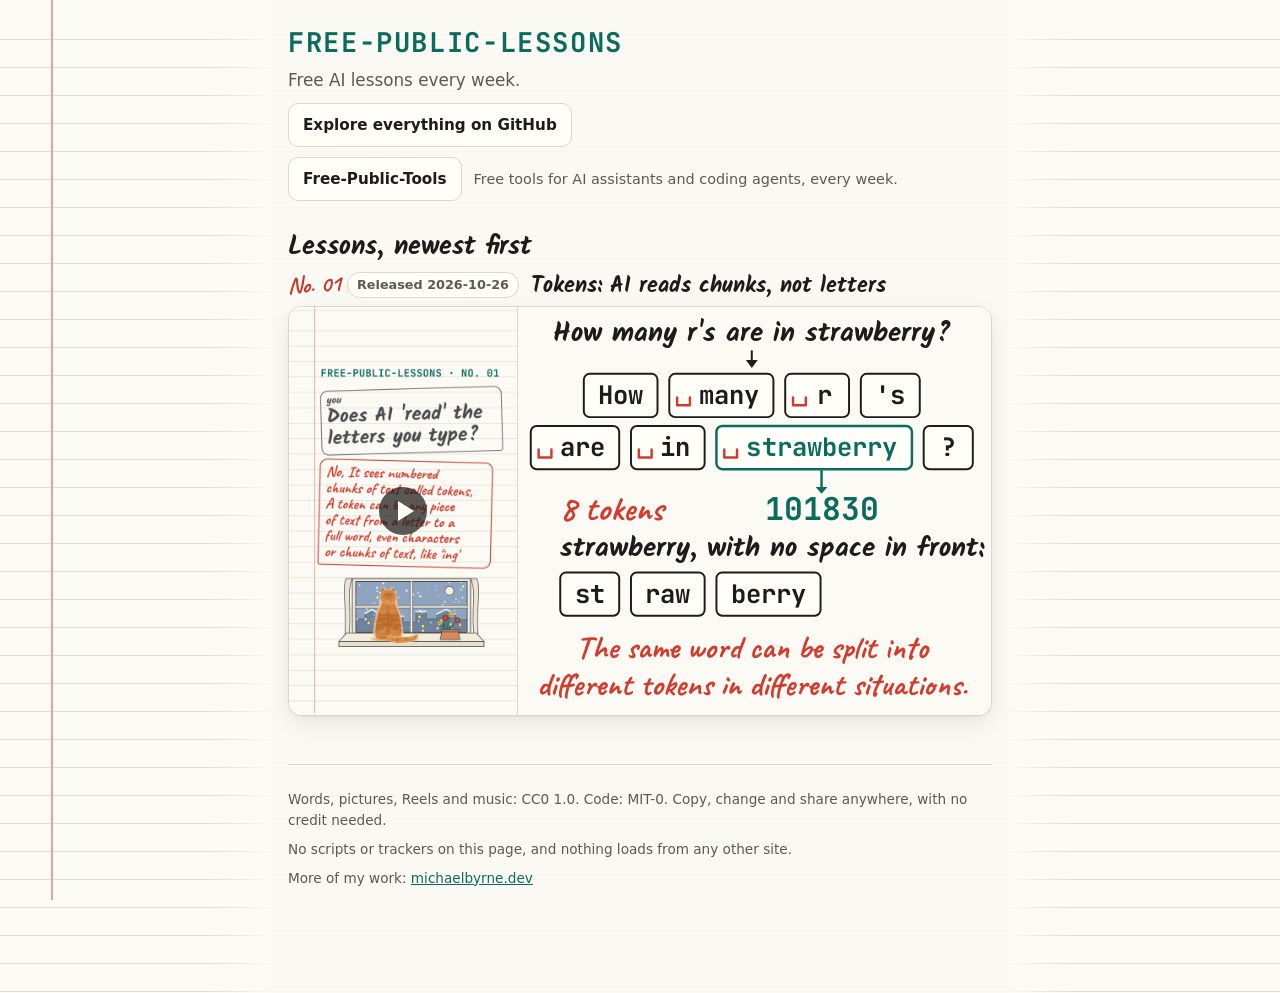
<file: docs/index.html>
<!doctype html>
<html lang="en">
<head>
<meta charset="utf-8">
<meta name="viewport" content="width=device-width, initial-scale=1">
<meta http-equiv="Content-Security-Policy" content="default-src 'none'; style-src 'self'; img-src 'self' data:; media-src 'self'; font-src 'self'; base-uri 'none'; form-action 'none'">
<title>Free-Public-Lessons</title>
<meta name="description" content="Free AI lessons every week.">
<meta property="og:site_name" content="Free-Public-Lessons">
<meta property="og:title" content="Free-Public-Lessons">
<meta property="og:description" content="Free AI lessons every week.">
<meta property="og:type" content="website">
<meta property="og:url" content="https://mike-byrne-ai.github.io/free-public-lessons/">
<meta property="og:image" content="https://mike-byrne-ai.github.io/free-public-lessons/card.png">
<meta property="og:image:type" content="image/png">
<meta property="og:image:width" content="1200">
<meta property="og:image:height" content="630">
<meta property="og:image:alt" content="Free-Public-Lessons">
<meta name="twitter:card" content="summary_large_image">
<meta name="twitter:title" content="Free-Public-Lessons">
<meta name="twitter:description" content="Free AI lessons every week.">
<meta name="twitter:image" content="https://mike-byrne-ai.github.io/free-public-lessons/card.png">
<meta name="twitter:image:alt" content="Free-Public-Lessons">
<link rel="icon" href="data:,">
<link rel="stylesheet" href="style.css">
<!-- Written by release/lessons-cut.mjs from release/lessons-public/site.json and each lesson's page/lesson.json. Don't edit it: it is written again on every cut. -->
</head>
<body>
<main>
<header>
<h1 class="label">Free-Public-Lessons</h1>
<p class="summary">Free AI lessons every week.</p>
<div class="actions"><a class="btn" href="https://github.com/Mike-Byrne-AI/free-public-lessons" target="_blank" rel="noopener">Explore everything on GitHub</a></div>
<div class="actions aside"><a class="btn" href="https://mike-byrne-ai.github.io/free-public-tools/">Free-Public-Tools</a><span class="aside-why">Free tools for AI assistants and coding agents, every week.</span></div>
</header>
<h2 id="lessons-h">Lessons, newest first</h2>
<ul class="cards" id="lessons" aria-labelledby="lessons-h">
<li class="card" data-slug="tokens">
<div class="head"><div class="badges"><span class="badge kind">No. 01</span><span class="badge">Released 2026-10-26</span></div><h3><a href="tokens/">Tokens: AI reads chunks, not letters</a></h3></div>
<a class="title has-reel" href="tokens/" aria-label="Tokens: AI reads chunks, not letters"><span class="art cover" aria-hidden="true"><img src="tokens/cover.png" width="1080" height="1920" alt=""><span class="play"></span></span><span class="art pic"><img src="tokens/picture.svg" width="963" height="830" alt="A question about strawberry, cut into its tokens by OpenAI's o200k_base tokenizer. Each word after the first is marked with the space in front of it. The token for strawberry, with its space, has one number. Without the space, the word splits into three pieces."></span></a>
</li>
</ul>
<footer><p>Words, pictures, Reels and music: CC0 1.0. Code: MIT-0. Copy, change and share anywhere, with no credit needed.</p><p>No scripts or trackers on this page, and nothing loads from any other site.</p><p>More of my work: <a href="https://michaelbyrne.dev/">michaelbyrne.dev</a></p></footer>
</main>
</body>
</html>
</file>
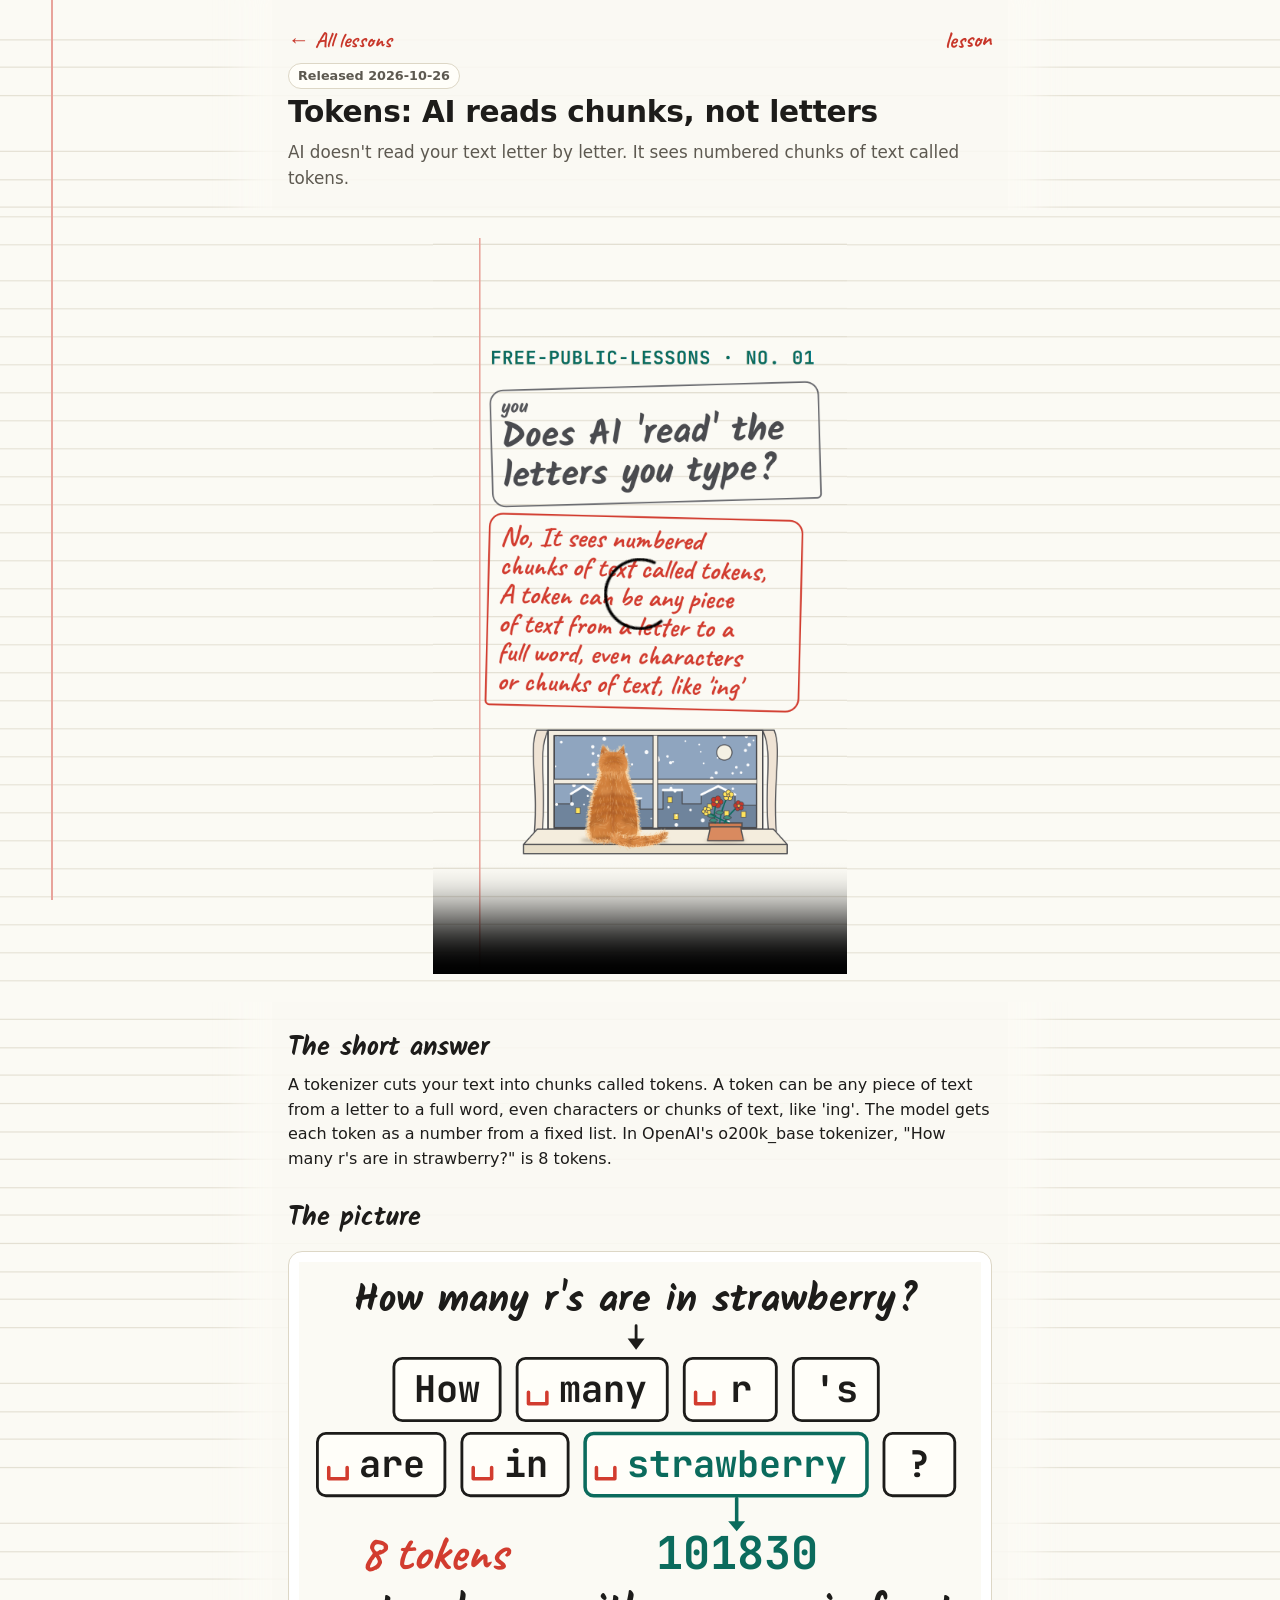
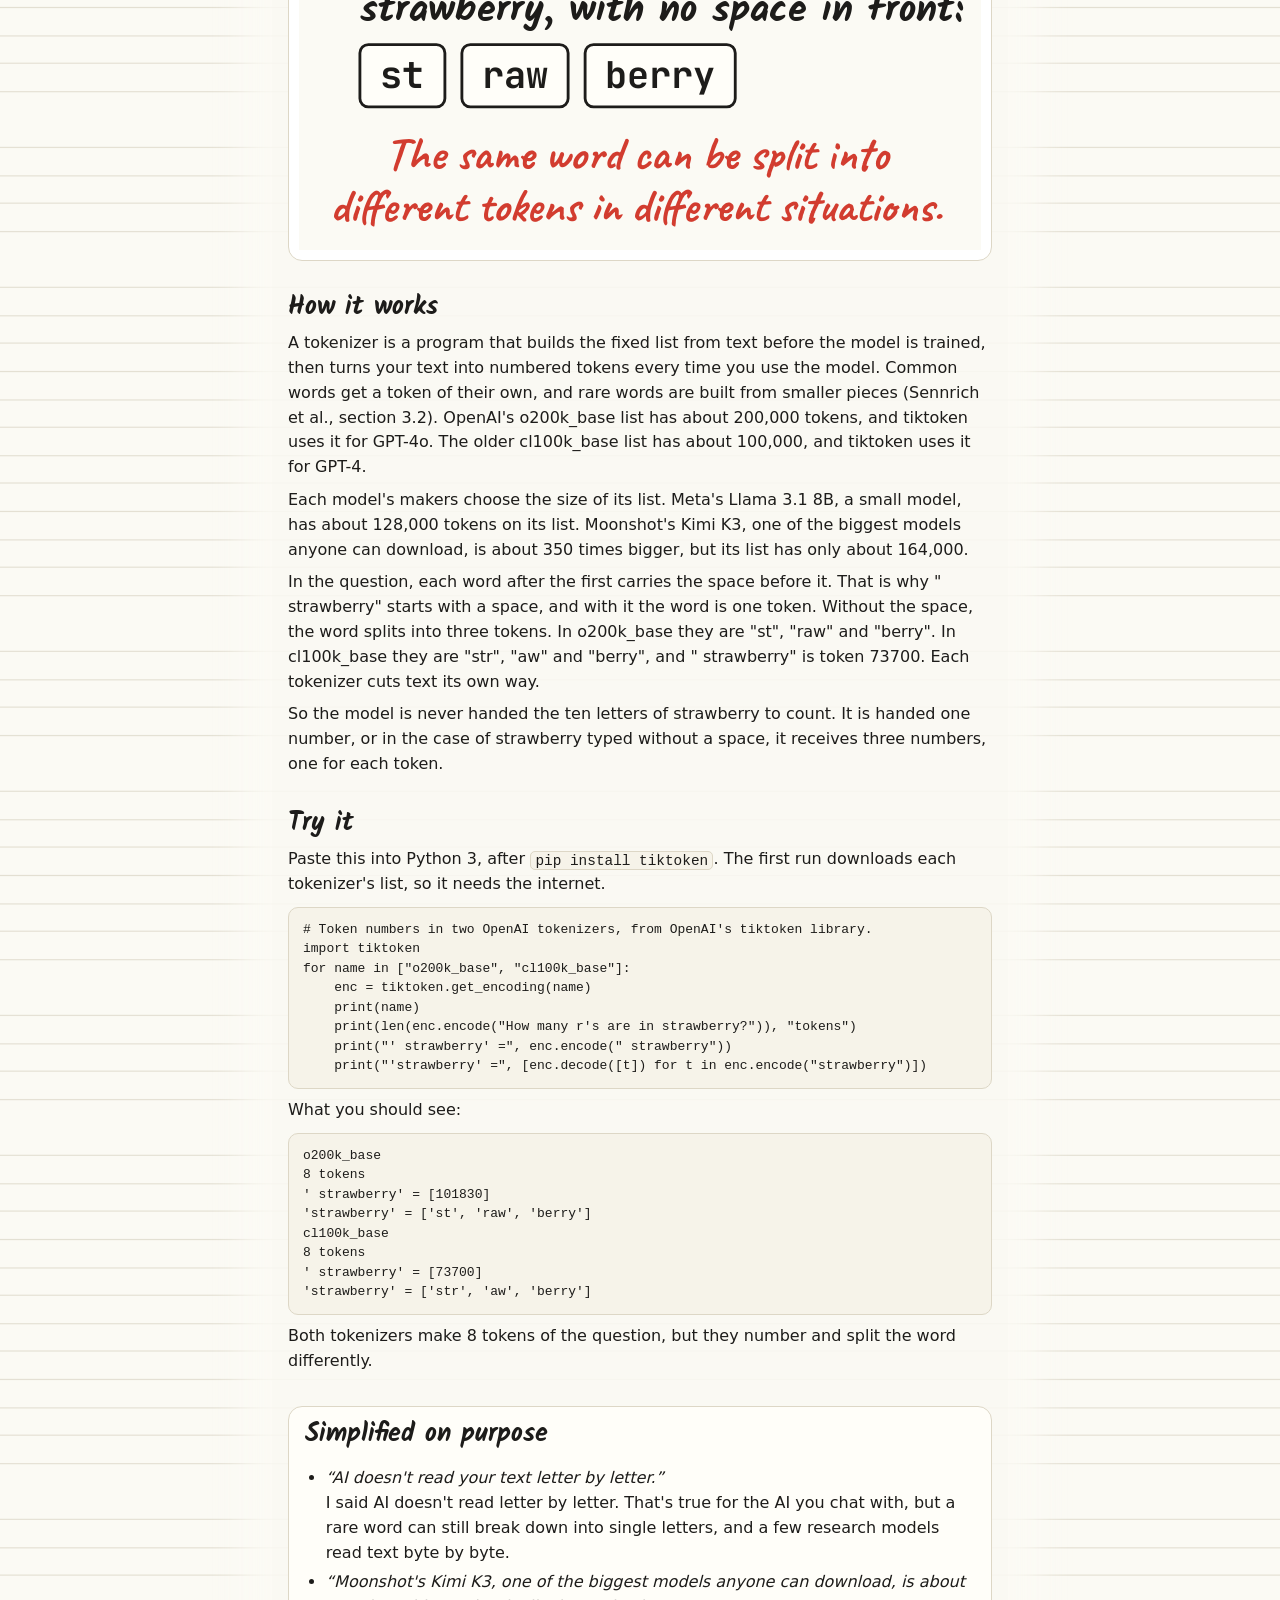
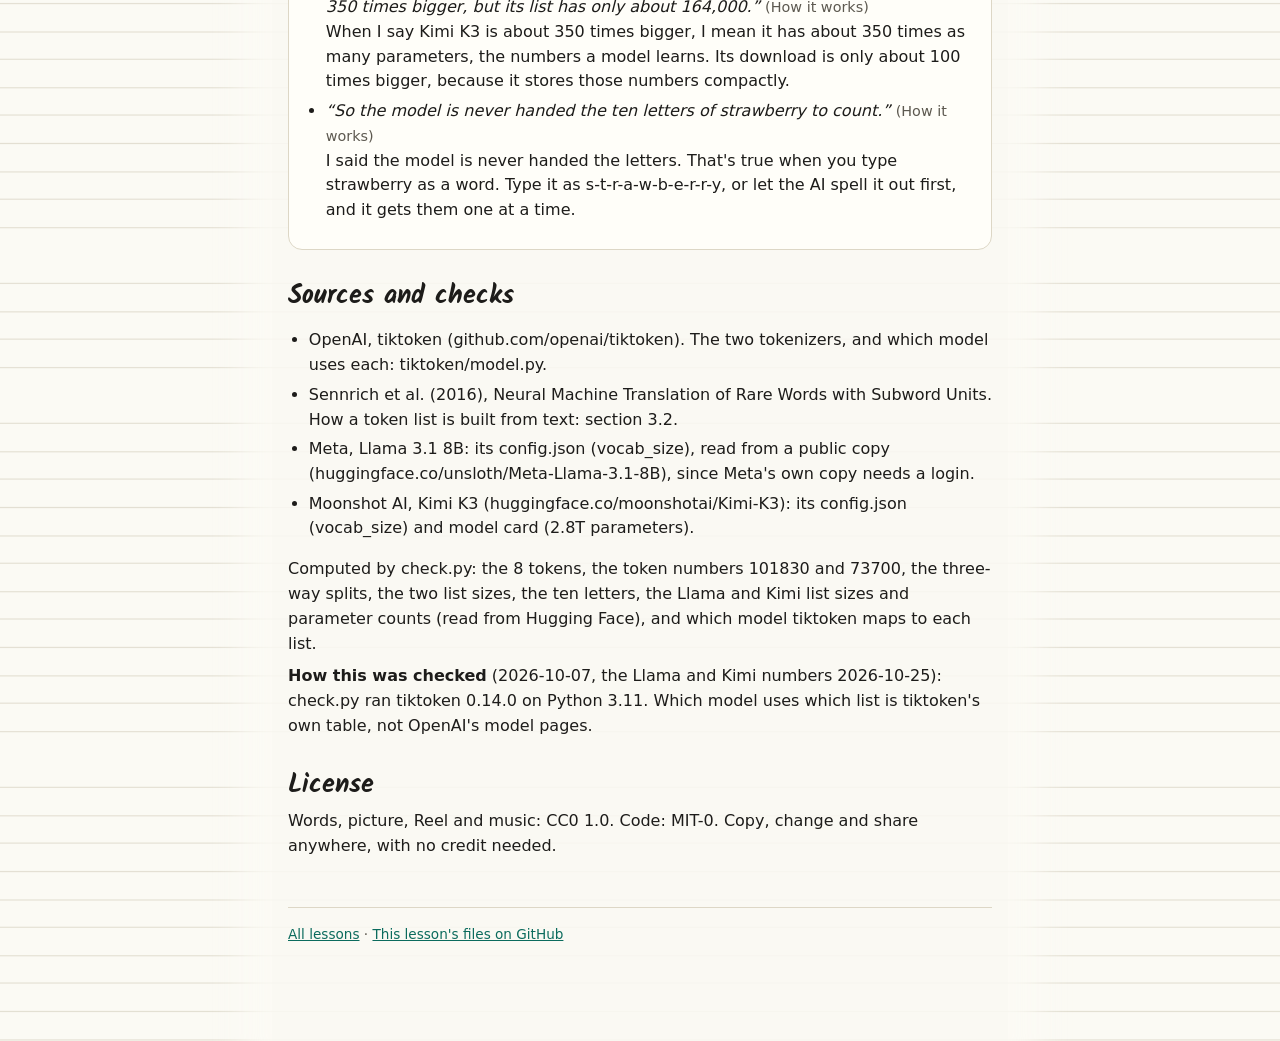
<file: docs/tokens/index.html>
<!doctype html>
<html lang="en">
<head>
<meta charset="utf-8">
<meta name="viewport" content="width=device-width, initial-scale=1">
<title>Tokens: AI reads chunks, not letters · Free Public Lessons</title>
<meta name="description" content="AI doesn't read your text letter by letter. It sees numbered chunks of text called tokens.">
<meta property="og:site_name" content="Free-Public-Lessons">
<meta property="og:title" content="Tokens: AI reads chunks, not letters">
<meta property="og:description" content="AI doesn't read your text letter by letter. It sees numbered chunks of text called tokens.">
<meta property="og:type" content="article">
<meta property="og:url" content="https://mike-byrne-ai.github.io/free-public-lessons/tokens/">
<meta property="og:image" content="https://mike-byrne-ai.github.io/free-public-lessons/tokens/card.png">
<meta property="og:image:type" content="image/png">
<meta property="og:image:width" content="1200">
<meta property="og:image:height" content="630">
<meta property="og:image:alt" content="Tokens: AI reads chunks, not letters">
<meta name="twitter:card" content="summary_large_image">
<meta name="twitter:title" content="Tokens: AI reads chunks, not letters">
<meta name="twitter:description" content="AI doesn't read your text letter by letter. It sees numbered chunks of text called tokens.">
<meta name="twitter:image" content="https://mike-byrne-ai.github.io/free-public-lessons/tokens/card.png">
<meta name="twitter:image:alt" content="Tokens: AI reads chunks, not letters">
<!-- Written by media/post.mjs from the lesson's README.md, post.md and checks.md (media/tools/lesson_page.mjs). Don't edit it: it is written again on every run. -->
<meta http-equiv="Content-Security-Policy" content="default-src 'none'; style-src 'self'; img-src 'self' data:; media-src 'self'; font-src 'self'; base-uri 'none'; form-action 'none'">
<link rel="icon" href="data:,">
<link rel="stylesheet" href="../style.css">
</head>
<body>
<main>
<div class="topline"><nav class="crumbs"><a href="../">← All lessons</a></nav><div class="badges"><span class="badge kind">lesson</span></div></div>
<header><div class="badges"><span class="badge">Released 2026-10-26</span></div></header>
<h1>Tokens: AI reads chunks, not letters</h1>
<p class="summary">AI doesn't read your text letter by letter. It sees numbered chunks of text called tokens.</p>
<figure class="reel"><video controls playsinline preload="none" poster="cover.png" width="1080" height="1920" aria-label="The lesson's Reel: Tokens: AI reads chunks, not letters"><source src="reel.mp4" type="video/mp4"></video></figure>
<h2>The short answer</h2>
<p>A tokenizer cuts your text into chunks called tokens. A token can be any piece of text from a letter to a full word, even characters or chunks of text, like 'ing'. The model gets each token as a number from a fixed list. In OpenAI's o200k_base tokenizer, &quot;How many r's are in strawberry?&quot; is 8 tokens.</p>
<h2>The picture</h2>
<figure><div class="art"><img src="picture.svg" alt="A question about strawberry, cut into its tokens by OpenAI's o200k_base tokenizer. Each word after the first is marked with the space in front of it. The token for strawberry, with its space, has one number. Without the space, the word splits into three pieces." width="963" height="830"></div></figure>
<h2>How it works</h2>
<p>A tokenizer is a program that builds the fixed list from text before the model is trained, then turns your text into numbered tokens every time you use the model. Common words get a token of their own, and rare words are built from smaller pieces (Sennrich et al., section 3.2). OpenAI's o200k_base list has about 200,000 tokens, and tiktoken uses it for GPT-4o. The older cl100k_base list has about 100,000, and tiktoken uses it for GPT-4.</p>
<p>Each model's makers choose the size of its list. Meta's Llama 3.1 8B, a small model, has about 128,000 tokens on its list. Moonshot's Kimi K3, one of the biggest models anyone can download, is about 350 times bigger, but its list has only about 164,000.</p>
<p>In the question, each word after the first carries the space before it. That is why &quot; strawberry&quot; starts with a space, and with it the word is one token. Without the space, the word splits into three tokens. In o200k_base they are &quot;st&quot;, &quot;raw&quot; and &quot;berry&quot;. In cl100k_base they are &quot;str&quot;, &quot;aw&quot; and &quot;berry&quot;, and &quot; strawberry&quot; is token 73700. Each tokenizer cuts text its own way.</p>
<p>So the model is never handed the ten letters of strawberry to count. It is handed one number, or in the case of strawberry typed without a space, it receives three numbers, one for each token.</p>
<h2>Try it</h2>
<p>Paste this into Python 3, after <code>pip install tiktoken</code>. The first run downloads each tokenizer's list, so it needs the internet.</p>
<pre><code class="language-python"># Token numbers in two OpenAI tokenizers, from OpenAI's tiktoken library.
import tiktoken
for name in [&quot;o200k_base&quot;, &quot;cl100k_base&quot;]:
    enc = tiktoken.get_encoding(name)
    print(name)
    print(len(enc.encode(&quot;How many r's are in strawberry?&quot;)), &quot;tokens&quot;)
    print(&quot;' strawberry' =&quot;, enc.encode(&quot; strawberry&quot;))
    print(&quot;'strawberry' =&quot;, [enc.decode([t]) for t in enc.encode(&quot;strawberry&quot;)])</code></pre>
<p>What you should see:</p>
<pre><code>o200k_base
8 tokens
' strawberry' = [101830]
'strawberry' = ['st', 'raw', 'berry']
cl100k_base
8 tokens
' strawberry' = [73700]
'strawberry' = ['str', 'aw', 'berry']</code></pre>
<p>Both tokenizers make 8 tokens of the question, but they number and split the word differently.</p>
<section class="box" aria-labelledby="simplified-on-purpose"><h2 id="simplified-on-purpose">Simplified on purpose</h2>
<ul class="stones"><li><span class="said">“AI doesn't read your text letter by letter.”</span><br>I said AI doesn't read letter by letter. That's true for the AI you chat with, but a rare word can still break down into single letters, and a few research models read text byte by byte.</li><li><span class="said">“Moonshot's Kimi K3, one of the biggest models anyone can download, is about 350 times bigger, but its list has only about 164,000.”</span> <span class="where">(How it works)</span><br>When I say Kimi K3 is about 350 times bigger, I mean it has about 350 times as many parameters, the numbers a model learns. Its download is only about 100 times bigger, because it stores those numbers compactly.</li><li><span class="said">“So the model is never handed the ten letters of strawberry to count.”</span> <span class="where">(How it works)</span><br>I said the model is never handed the letters. That's true when you type strawberry as a word. Type it as s-t-r-a-w-b-e-r-r-y, or let the AI spell it out first, and it gets them one at a time.</li></ul></section>
<h2>Sources and checks</h2>
<ul><li>OpenAI, tiktoken (github.com/openai/tiktoken). The two tokenizers, and which model uses each: tiktoken/model.py.</li><li>Sennrich et al. (2016), Neural Machine Translation of Rare Words with Subword Units. How a token list is built from text: section 3.2.</li><li>Meta, Llama 3.1 8B: its config.json (vocab_size), read from a public copy (huggingface.co/unsloth/Meta-Llama-3.1-8B), since Meta's own copy needs a login.</li><li>Moonshot AI, Kimi K3 (huggingface.co/moonshotai/Kimi-K3): its config.json (vocab_size) and model card (2.8T parameters).</li></ul>
<p>Computed by check.py: the 8 tokens, the token numbers 101830 and 73700, the three-way splits, the two list sizes, the ten letters, the Llama and Kimi list sizes and parameter counts (read from Hugging Face), and which model tiktoken maps to each list.</p>
<p><strong>How this was checked</strong> (2026-10-07, the Llama and Kimi numbers 2026-10-25): check.py ran tiktoken 0.14.0 on Python 3.11. Which model uses which list is tiktoken's own table, not OpenAI's model pages.</p>
<h2>License</h2>
<p>Words, picture, Reel and music: CC0 1.0. Code: MIT-0. Copy, change and share anywhere, with no credit needed.</p>
<footer class="foot"><a href="../">All lessons</a> · <a href="https://github.com/Mike-Byrne-AI/free-public-lessons/tree/main/lessons/tokens">This lesson's files on GitHub</a></footer>
</main>
</body>
</html>
</file>
<file: docs/style.css>
/* The lessons site's look (2026-10-24): the tools site's stylesheet with ruled paper in place of graph paper.
   It is generator/assets/style.css with the lesson Reels' ruled writing paper in place of
   the graph grid, in the Reels' colours (media/lib/stage.css: paper #fbfaf4, rules #e3dfd2, margin #e8a39b), plus the
   parts a lesson page has. release/lessons-cut.mjs copies it to the site's root, beside fonts/ (the tools site's three
   fonts, SIL Open Font License beside them); every page links it, so the paper is set in this one file.
   Latin letters only in the three fonts: anything else falls back to the system font. */
@font-face { font-family: "Kalam"; font-style: normal; font-weight: 700; font-display: swap; src: url(fonts/kalam-700-latin.woff2) format("woff2"); unicode-range: U+0000-00FF, U+0131, U+0152-0153, U+02BB-02BC, U+02C6, U+02DA, U+02DC, U+0304, U+0308, U+0329, U+2000-206F, U+20AC, U+2122, U+2191, U+2193, U+2212, U+2215, U+FEFF, U+FFFD; }
@font-face { font-family: "Caveat"; font-style: normal; font-weight: 700; font-display: swap; src: url(fonts/caveat-700-latin.woff2) format("woff2"); unicode-range: U+0000-00FF, U+0131, U+0152-0153, U+02BB-02BC, U+02C6, U+02DA, U+02DC, U+0304, U+0308, U+0329, U+2000-206F, U+20AC, U+2122, U+2191, U+2193, U+2212, U+2215, U+FEFF, U+FFFD; }
@font-face { font-family: "JetBrains Mono"; font-style: normal; font-weight: 700; font-display: swap; src: url(fonts/jetbrainsmono-700-latin.woff2) format("woff2"); unicode-range: U+0000-00FF, U+0131, U+0152-0153, U+02BB-02BC, U+02C6, U+02DA, U+02DC, U+0304, U+0308, U+0329, U+2000-206F, U+20AC, U+2122, U+2191, U+2193, U+2212, U+2215, U+FEFF, U+FFFD; }
:root {
  color-scheme: light;
  --bg: #fbfaf4;
  --rule: #e3dfd2;
  --line: 28px;
  /* the text column's wash: the paper, nearly opaque, so the ruled lines barely show under the words */
  --wash: rgb(251 250 244 / .86);
  --margin: #e8a39b;
  --pen: #1d1c1a;
  --red: #c8372a;
  --surface: #fffef9;
  --code-bg: #f6f3e9;
  --text: #1d1c1a;
  --muted: #5d5950;
  --border: #ddd7c6;
  --accent: #0b6b5d;
  --focus: #1f5fd6;
  --radius: 10px;
  --mono: ui-monospace, "Cascadia Code", "SF Mono", Menlo, Consolas, "Liberation Mono", monospace;
  --sans: system-ui, -apple-system, "Segoe UI", Roboto, "Helvetica Neue", Arial, sans-serif;
}
*, *::before, *::after { box-sizing: border-box; }
html { -webkit-text-size-adjust: 100%; text-size-adjust: 100%; }
/* ruled writing paper: a line every 28 px, always (a dark-mode screen gets the same paper) */
body { margin: 0; background: var(--bg); color: var(--text); font: 16px/1.55 var(--sans); overflow-wrap: break-word;
  background-image: repeating-linear-gradient(transparent 0 calc(var(--line) - 1px), var(--rule) calc(var(--line) - 1px) var(--line)); background-position: 0 12px; }
/* the red margin line, near the screen's left edge (12 to 64 px in); on a narrow screen the text starts just right of it */
body::before { content: ""; position: fixed; top: 0; bottom: 0; left: clamp(12px, 4vw, 64px); width: 2px; background: var(--margin); pointer-events: none; }
main { max-width: 46rem; margin: 0 auto; padding: 20px 16px 96px; background: var(--wash); box-shadow: 0 0 32px 32px var(--wash); }
@media (max-width: 900px) { main { padding-left: calc(clamp(12px, 4vw, 64px) + 14px); } }
a { color: var(--accent); }
h1 { font-size: 1.85rem; line-height: 1.2; margin: .4rem 0 .5rem; letter-spacing: -0.01em; }
/* labels in black pen */
h2 { font: 700 1.6rem/1.2 Kalam, var(--sans); color: var(--pen); margin: 2rem 0 .5rem; }
h3 { font: 700 1.25rem/1.25 Kalam, var(--sans); color: var(--pen); margin: 1.2rem 0 .3rem; }
/* the series label, as on the Reels: FREE-PUBLIC-LESSONS */
h1.label { font: 700 1.7rem/1.2 "JetBrains Mono", var(--mono); color: var(--accent); letter-spacing: .06em; text-transform: uppercase; overflow-wrap: anywhere; }
p { margin: .5rem 0; }
ul, ol { padding-left: 1.3rem; }
li { margin: .3rem 0; }
code { font-family: var(--mono); font-size: .9em; background: var(--code-bg); border: 1px solid var(--border); border-radius: 5px; padding: .05em .3em; overflow-wrap: anywhere; }
pre { margin: .6rem 0; padding: 12px 14px; background: var(--code-bg); border: 1px solid var(--border); border-radius: var(--radius); font: 13px/1.5 var(--mono); white-space: pre; overflow: auto; max-width: 100%; tab-size: 4; overflow-wrap: normal; }
pre code { border: 0; padding: 0; background: transparent; font-size: inherit; overflow-wrap: normal; }
a:focus-visible, .btn:focus-visible, pre:focus-visible { outline: 3px solid var(--focus); outline-offset: 2px; }
table { border-collapse: collapse; display: block; overflow-x: auto; max-width: 100%; font-size: .95rem; margin: .7rem 0; }
th, td { text-align: left; padding: 6px 12px 6px 0; border-bottom: 1px solid var(--border); vertical-align: top; }
th { font-weight: 700; }
hr { border: 0; border-top: 1px solid var(--border); margin: 1.5rem 0; }
/* the back link at the left and the page's kind at the far right, in red pen */
.topline { display: flex; justify-content: space-between; align-items: baseline; gap: 12px; flex-wrap: wrap; }
.crumbs a { font: 700 1.35rem/1.2 Caveat, cursive; color: var(--red); text-decoration: none; }
.crumbs a:hover { text-decoration: underline; }
.badges { display: flex; flex-wrap: wrap; gap: 6px; align-items: center; margin-top: .5rem; }
.badge { display: inline-block; padding: 2px 9px; border-radius: 999px; border: 1px solid var(--border); background: var(--surface); font-size: .8rem; font-weight: 600; color: var(--muted); }
.badge.kind { padding: 0; border: 0; border-radius: 0; background: none; font: 700 1.45rem/1 Caveat, cursive; color: var(--red); transform: rotate(-3deg); }
.summary { font-size: 1.05rem; color: var(--muted); }
.why { margin: .9rem 0 0; padding: .6rem .85rem; background: var(--surface); border: 1px solid var(--border); border-left: 3px solid var(--accent); border-radius: 0 var(--radius) var(--radius) 0; }
.why p { margin: .3rem 0; }
.actions { display: flex; flex-wrap: wrap; gap: 8px; margin-top: 10px; }
.actions.aside { align-items: center; column-gap: 12px; }
.aside-why { flex: 1 1 16rem; font-size: .9rem; color: var(--muted); }
.btn { display: inline-flex; align-items: center; justify-content: center; min-height: 44px; padding: 9px 14px; border-radius: var(--radius); border: 1px solid var(--border); background: var(--surface); color: var(--text); font: 600 .95rem/1.2 var(--sans); text-decoration: none; text-align: center; max-width: 100%; }
.btn:hover { border-color: var(--accent); }
footer, .foot { margin-top: 3rem; font-size: .85rem; color: var(--muted); border-top: 1px solid var(--border); padding-top: 1rem; }
/* the home page's lessons, newest first: each lesson's picture, title and first line, the whole card a link */
.cards { list-style: none; padding: 0; margin: 0; display: grid; gap: 22px; }
.card { margin: 0; }
.card .badges { margin: 0 0 6px; }
.card a.title { display: block; color: var(--text); text-decoration: none; background: var(--surface); border: 1px solid var(--border); border-radius: 14px; overflow: hidden;
  box-shadow: 0 1px 2px rgb(0 0 0 / .06), 0 8px 22px rgb(0 0 0 / .08); transition: transform .15s, box-shadow .15s; }
.card a.title:hover { transform: translateY(-2px) rotate(-.4deg); box-shadow: 0 2px 4px rgb(0 0 0 / .08), 0 14px 30px rgb(0 0 0 / .12); }
.card .art { display: block; background: #ffffff; border-bottom: 1px solid var(--border); padding: 10px; }
.card .art img { display: block; width: 100%; height: auto; }
.card .words { display: block; padding: 10px 16px 14px; }
.card h3 { margin: 0 0 .2rem; font: 700 1.2rem/1.3 var(--sans); color: var(--text); }
.card .hook { display: block; color: var(--muted); }
/* a lesson with a Reel: its title over the card, beside its badges; the card its Reel's cover, phone-shaped, with a play
   mark, since the Reel is the lesson's front, and its picture beside it, the two the same height (the columns in the
   ratio of their widths at one height: 9/16 to 963/830, 1 to 2.0626) */
.card .head { display: flex; flex-wrap: wrap; align-items: baseline; column-gap: 12px; row-gap: 2px; margin: 0 0 6px; }
.card .head .badges { margin: 0; }
.card .head h3 { margin: 0; font: 700 1.35rem/1.25 Kalam, var(--sans); }
.card .head h3 a { color: var(--pen); text-decoration: none; }
.card .head h3 a:hover { text-decoration: underline; }
.card a.title.has-reel { display: grid; grid-template-columns: 1fr 2.0626fr; }
.card .art.cover { position: relative; padding: 0; border-bottom: 0; border-right: 1px solid var(--border); background: var(--bg); }
.card .art.pic { padding: 0; border-bottom: 0; }
.card .art.cover .play { position: absolute; left: 50%; top: 50%; width: 48px; height: 48px; margin: -24px 0 0 -24px; border-radius: 50%; background: rgb(29 28 26 / .72); }
.card .art.cover .play::after { content: ""; position: absolute; left: 19px; top: 14px; border-style: solid; border-width: 10px 0 10px 16px; border-color: transparent transparent transparent #fffef9; }/* a lesson page: the picture on white, the boxes ("Simplified on purpose", "Your turn") as panels */
figure { margin: 1rem 0; }
figure .art { background: #ffffff; border: 1px solid var(--border); border-radius: 14px; padding: 10px; }
figure img { display: block; width: 100%; height: auto; }
figcaption { font-size: .875rem; color: var(--muted); margin-top: .4rem; }
/* the lesson's Reel, under its title, on a strip of the Reel's own ruled paper across the screen: the strip's lines are
   the video's, carried out past both its sides at the same scale and height. --h is the video's height: 736.4 px puts its
   lines 28 px apart, as the page's are (the Reel's are 73 px apart at 1920 px tall, from 110 px down; media/lib/stage.css
   #rules), less on a short or narrow screen. --pad is one of its lines, above and below. */
.reel { --h: min(736.4px, 82vh, calc((100vw - 64px) * 16 / 9)); --step: calc(var(--h) * 73 / 1920); --pad: var(--step);
  margin: 1.2rem calc(50% - 50vw); padding: var(--pad) 0; background-color: var(--bg);
  background-image: repeating-linear-gradient(transparent 0 calc(var(--step) * 70 / 73), var(--rule) calc(var(--step) * 70 / 73) var(--step));
  background-position: 0 calc(var(--pad) + var(--h) * 40 / 1920); }
.reel video { display: block; margin: 0 auto; height: var(--h); width: calc(var(--h) * 9 / 16); background: var(--bg); }
/* on a narrow screen the column's left padding is wider than its right (main, below 900 px): the strip shifts by half the
   difference to start at the screen's edge; and the page clips sideways, since 100vw counts a scrollbar */
@media (max-width: 900px) { .reel { margin-left: calc(50% - 50vw - (clamp(12px, 4vw, 64px) - 2px) / 2); margin-right: calc(50% - 50vw + (clamp(12px, 4vw, 64px) - 2px) / 2); } }
html { overflow-x: clip; }
.box { margin: 2rem 0 0; padding: .4rem 1rem .6rem; background: var(--surface); border: 1px solid var(--border); border-radius: 14px; }
.box h2 { margin-top: .4rem; }
.featured { font-size: 1.1rem; font-weight: 600; margin: .4rem 0 .2rem; }
.cta { color: var(--muted); margin: 0 0 .6rem; }
.tier { font-weight: 600; }
.stones .said { font-style: italic; }
.stones .where { color: var(--muted); font-size: .9rem; }
@media (prefers-reduced-motion: reduce) { .card a.title { transition: none; } .card a.title:hover { transform: none; } }
/* No programming ligatures: a font such as Cascadia Code draws "-->" as an arrow, and the page must show the characters
   a reader copies. Keep this last: the font shorthand above resets ligatures. */
pre, code { font-variant-ligatures: none; font-feature-settings: "liga" 0, "calt" 0; }
</file>
